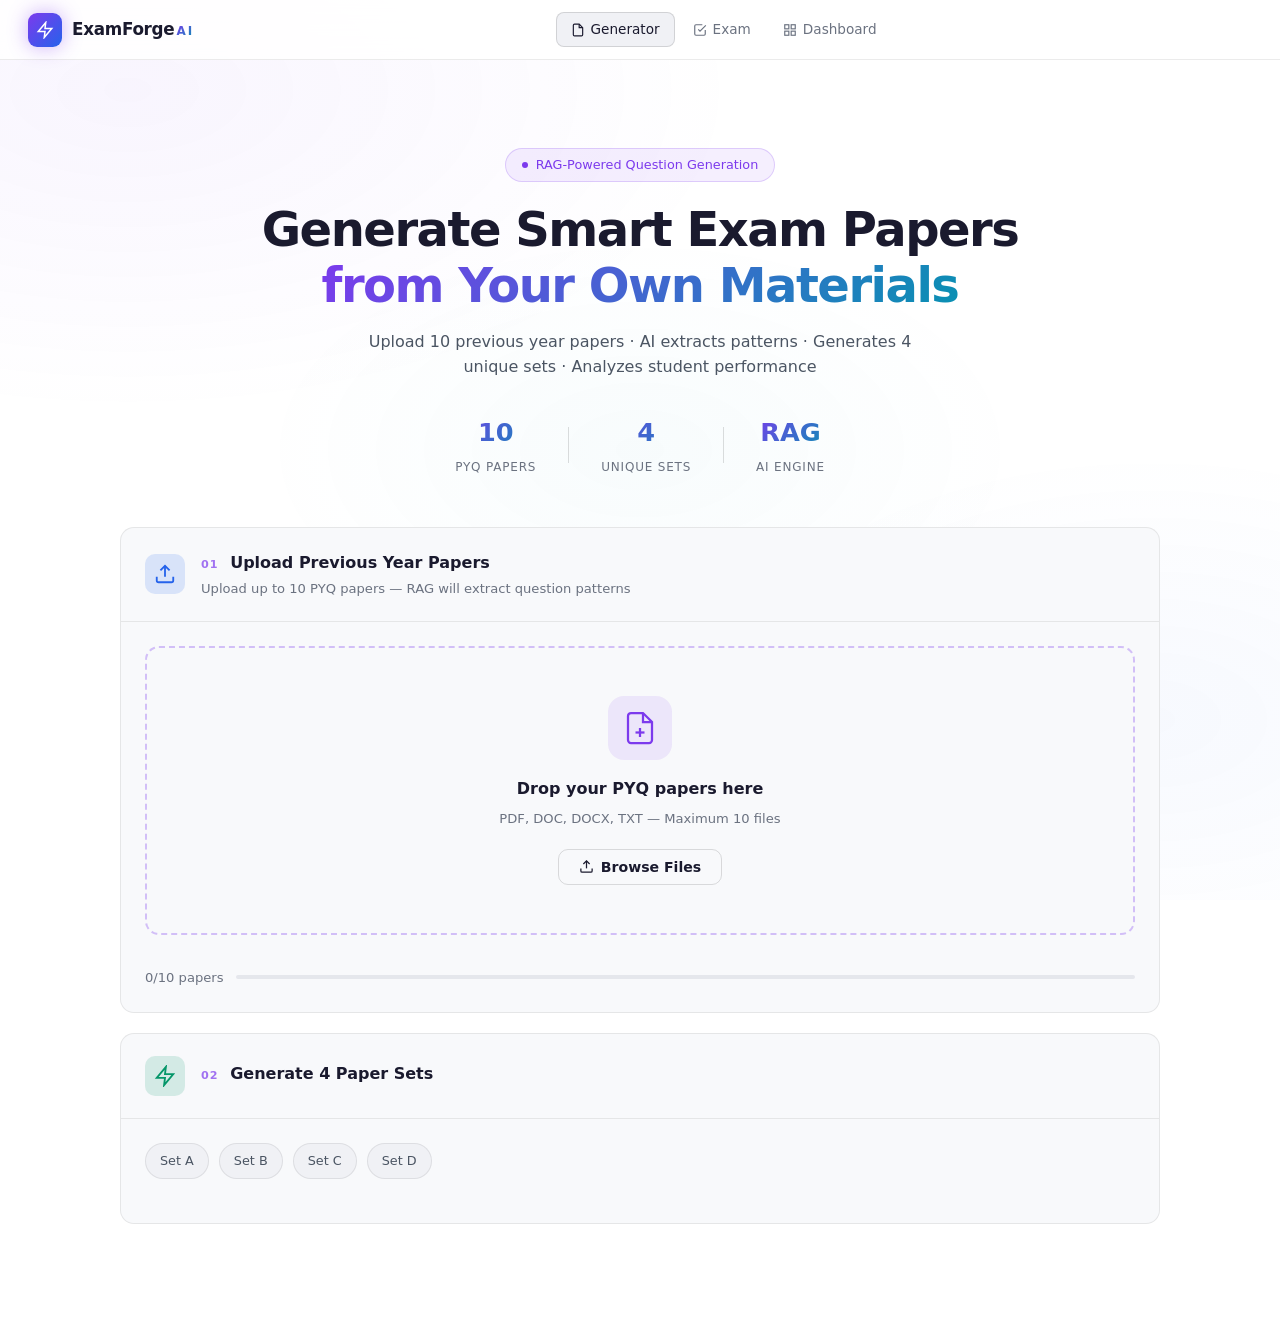
<file: project/frontend/index.html>
<!DOCTYPE html>
<html lang="en">
<head>
  <meta charset="UTF-8"/>
  <meta name="viewport" content="width=device-width, initial-scale=1.0"/>
  <title>ExamForge AI — RAG Question Paper Generator</title>
  <link rel="stylesheet" href="style.css"/>
</head>
<body>
  <div class="bg-mesh"></div>

  <!-- Navbar -->
  <nav class="navbar">
    <div class="nav-brand">
      <div class="brand-icon">
        <svg viewBox="0 0 24 24" fill="none" stroke="currentColor" stroke-width="2"><polygon points="13 2 3 14 12 14 11 22 21 10 12 10 13 2"/></svg>
      </div>
      <span class="brand-name">ExamForge<span class="brand-ai">AI</span></span>
    </div>
    <div class="nav-center">
      <a href="index.html" class="nav-pill active">
        <svg viewBox="0 0 24 24" fill="none" stroke="currentColor" stroke-width="2"><path d="M14 2H6a2 2 0 00-2 2v16a2 2 0 002 2h12a2 2 0 002-2V8z"/><polyline points="14 2 14 8 20 8"/></svg>
        Generator
      </a>
      <a href="exam.html" class="nav-pill">
        <svg viewBox="0 0 24 24" fill="none" stroke="currentColor" stroke-width="2"><path d="M9 11l3 3L22 4"/><path d="M21 12v7a2 2 0 01-2 2H5a2 2 0 01-2-2V5a2 2 0 012-2h11"/></svg>
        Exam
      </a>
      <a href="dashboard.html" class="nav-pill">
        <svg viewBox="0 0 24 24" fill="none" stroke="currentColor" stroke-width="2"><rect x="3" y="3" width="7" height="7"/><rect x="14" y="3" width="7" height="7"/><rect x="14" y="14" width="7" height="7"/><rect x="3" y="14" width="7" height="7"/></svg>
        Dashboard
      </a>
    </div>
    <div class="nav-right"></div>
  </nav>

  <main class="main-wrap">
    <!-- Hero -->
    <section class="hero-section">
      <div class="hero-eyebrow">
        <span class="eyebrow-dot"></span>
        RAG-Powered Question Generation
      </div>
      <h1 class="hero-h1">Generate Smart Exam Papers<br/><span class="hero-gradient">from Your Own Materials</span></h1>
      <p class="hero-p">Upload 10 previous year papers · AI extracts patterns · Generates 4 unique sets · Analyzes student performance</p>
      <div class="hero-stats">
        <div class="hero-stat"><span class="stat-num">10</span><span class="stat-label">PYQ Papers</span></div>
        <div class="hero-stat-div"></div>
        <div class="hero-stat"><span class="stat-num">4</span><span class="stat-label">Unique Sets</span></div>
        <div class="hero-stat-div"></div>
        <div class="hero-stat"><span class="stat-num">RAG</span><span class="stat-label">AI Engine</span></div>
      </div>
    </section>

    <!-- Step 1: Upload -->
    <div class="section-card" id="uploadCard">
      <div class="section-card-header">
        <div class="section-icon blue">
          <svg viewBox="0 0 24 24" fill="none" stroke="currentColor" stroke-width="2"><path d="M21 15v4a2 2 0 01-2 2H5a2 2 0 01-2-2v-4"/><polyline points="17 8 12 3 7 8"/><line x1="12" y1="3" x2="12" y2="15"/></svg>
        </div>
        <div>
          <h2><span class="step-num">01</span> Upload Previous Year Papers</h2>
          <p class="section-sub">Upload up to 10 PYQ papers — RAG will extract question patterns</p>
        </div>
      </div>
      <div class="section-body">
        <div class="drop-zone" id="dropZone">
          <div class="drop-zone-content">
            <div class="drop-icon">
              <svg viewBox="0 0 24 24" fill="none" stroke="currentColor" stroke-width="1.5"><path d="M14 2H6a2 2 0 00-2 2v16a2 2 0 002 2h12a2 2 0 002-2V8z"/><polyline points="14 2 14 8 20 8"/><line x1="12" y1="18" x2="12" y2="12"/><line x1="9" y1="15" x2="15" y2="15"/></svg>
            </div>
            <p class="drop-title">Drop your PYQ papers here</p>
            <p class="drop-sub">PDF, DOC, DOCX, TXT — Maximum 10 files</p>
            <button class="btn-outline" onclick="document.getElementById('fileInput').click()">
              <svg viewBox="0 0 24 24" fill="none" stroke="currentColor" stroke-width="2"><path d="M21 15v4a2 2 0 01-2 2H5a2 2 0 01-2-2v-4"/><polyline points="17 8 12 3 7 8"/><line x1="12" y1="3" x2="12" y2="15"/></svg>
              Browse Files
            </button>
            <input type="file" id="fileInput" multiple accept=".pdf,.doc,.docx,.txt" hidden/>
          </div>
        </div>

        <div class="file-grid" id="fileGrid"></div>

        <div class="upload-footer">
          <div class="upload-progress-wrap">
            <div class="upload-count"><span id="fileCount">0</span>/10 papers</div>
            <div class="upload-bar"><div class="upload-bar-fill" id="uploadBarFill"></div></div>
          </div>
          <button class="btn-primary" id="uploadToRAGBtn" onclick="uploadToRAG()" style="display:none">
            <svg viewBox="0 0 24 24" fill="none" stroke="currentColor" stroke-width="2"><path d="M21 15v4a2 2 0 01-2 2H5a2 2 0 01-2-2v-4"/><polyline points="17 8 12 3 7 8"/><line x1="12" y1="3" x2="12" y2="15"/></svg>
            Send to Backend
          </button>
        </div>
      </div>
    </div>

    <!-- Step 2: Generate -->
    <div class="section-card generate-card" id="generateCard">
      <div class="section-card-header">
        <div class="section-icon green">
          <svg viewBox="0 0 24 24" fill="none" stroke="currentColor" stroke-width="2"><polygon points="13 2 3 14 12 14 11 22 21 10 12 10 13 2"/></svg>
        </div>
        <div>
          <h2><span class="step-num">02</span> Generate 4 Paper Sets</h2>

        </div>
      </div>
      <div class="section-body">
        <div class="generate-info-row">
          <div class="gen-info-chip">Set A</div>
          <div class="gen-info-chip">Set B</div>
          <div class="gen-info-chip">Set C</div>
          <div class="gen-info-chip">Set D</div>
        </div>
        <button class="btn-generate" id="genBtn" onclick="generatePapers()" style="display:none">
          <svg viewBox="0 0 24 24" fill="none" stroke="currentColor" stroke-width="2"><polygon points="13 2 3 14 12 14 11 22 21 10 12 10 13 2"/></svg>
          Generate 4 Sets
        </button>
        <div class="gen-progress" id="genProgress" style="display:none">
          <div class="gen-steps" id="genSteps"></div>
          <div class="gen-bar-wrap"><div class="gen-bar-fill" id="genBarFill"></div></div>
          <p class="gen-bar-label" id="genBarLabel">Initializing RAG pipeline...</p>
        </div>
      </div>
    </div>

    <!-- Output: 4 Sets -->
    <div id="setsOutput" style="display:none">
      <div class="output-header-row">
        <div>
          <h2 class="output-title">📋 Generated Paper Sets</h2>
          
        </div>
        <div class="output-header-actions">
          <button class="btn-outline" onclick="downloadAll()">
            <svg viewBox="0 0 24 24" fill="none" stroke="currentColor" stroke-width="2"><path d="M21 15v4a2 2 0 01-2 2H5a2 2 0 01-2-2v-4"/><polyline points="7 10 12 15 17 10"/><line x1="12" y1="15" x2="12" y2="3"/></svg>
            Download All
          </button>
          <a href="exam.html" class="btn-primary">
            <svg viewBox="0 0 24 24" fill="none" stroke="currentColor" stroke-width="2"><path d="M9 11l3 3L22 4"/></svg>
            Start Exam
          </a>
        </div>
      </div>

      <div class="sets-tab-bar">
        <button class="set-tab active" data-set="0" onclick="showSet(0)">
          <span class="tab-label">Set A</span>
          <span class="tab-count" id="tabCount0">—</span>
        </button>
        <button class="set-tab" data-set="1" onclick="showSet(1)">
          <span class="tab-label">Set B</span>
          <span class="tab-count" id="tabCount1">—</span>
        </button>
        <button class="set-tab" data-set="2" onclick="showSet(2)">
          <span class="tab-label">Set C</span>
          <span class="tab-count" id="tabCount2">—</span>
        </button>
        <button class="set-tab" data-set="3" onclick="showSet(3)">
          <span class="tab-label">Set D</span>
          <span class="tab-count" id="tabCount3">—</span>
        </button>
      </div>

      <div class="paper-preview-card section-card" id="paperPreview"></div>
    </div>
  </main>

  <script src="app.js"></script>
</body>
</html>
</file>
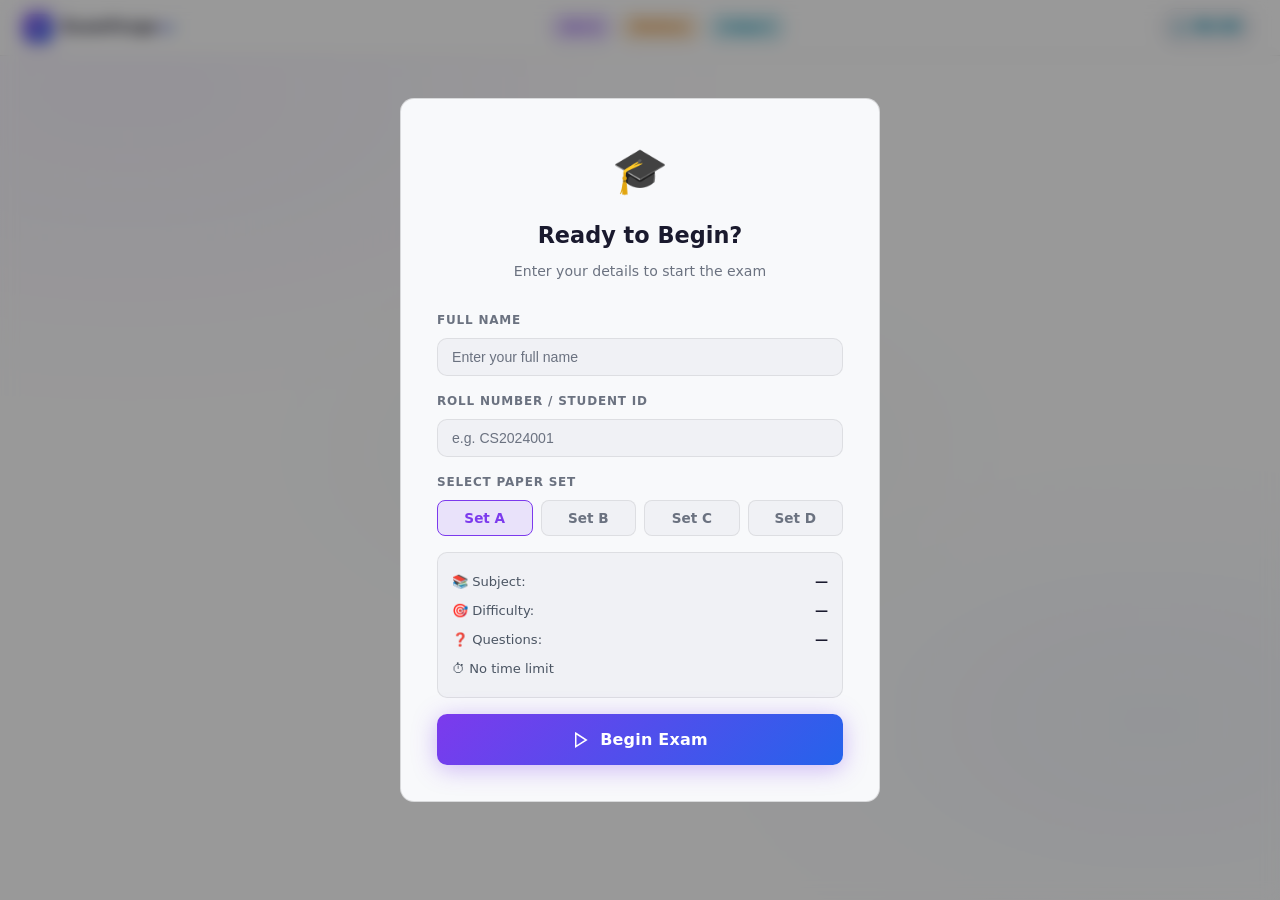
<file: project/frontend/exam.html>
<!DOCTYPE html>
<html lang="en">
<head>
  <meta charset="UTF-8"/>
  <meta name="viewport" content="width=device-width, initial-scale=1.0"/>
  <title>Exam — ExamForge AI</title>
  <link rel="stylesheet" href="style.css"/>
</head>
<body class="exam-body">
  <div class="bg-mesh"></div>

  <!-- Exam Topbar -->
  <div class="exam-topbar" id="examTopbar">
    <div class="exam-topbar-left">
      <div class="brand-icon small">
        <svg viewBox="0 0 24 24" fill="none" stroke="currentColor" stroke-width="2"><polygon points="13 2 3 14 12 14 11 22 21 10 12 10 13 2"/></svg>
      </div>
      <span class="exam-title-text">ExamForge<span class="brand-ai">AI</span></span>
    </div>
    <div class="exam-topbar-center">
      <span class="exam-badge set-badge" id="topbarSet">Set A</span>
      <span class="exam-badge diff-badge" id="topbarDiff">Medium</span>
      <span class="exam-badge subject-badge" id="topbarSubject">Subject</span>
    </div>
    <div class="exam-topbar-right">
      <div class="timer-block">
        <svg viewBox="0 0 24 24" fill="none" stroke="currentColor" stroke-width="2"><circle cx="12" cy="12" r="10"/><polyline points="12 6 12 12 16 14"/></svg>
        <span id="timerDisplay" class="timer-text">00:00</span>
      </div>
    </div>
  </div>

  <!-- Student Entry Modal -->
  <div class="overlay" id="entryOverlay">
    <div class="entry-modal">
      <div class="entry-modal-top">
        <div class="entry-icon">🎓</div>
        <h2>Ready to Begin?</h2>
        <p>Enter your details to start the exam</p>
      </div>
      <div class="entry-form">
        <div class="form-row">
          <label class="input-label">Full Name</label>
          <input type="text" id="studentName" class="text-input" placeholder="Enter your full name"/>
        </div>
        <div class="form-row">
          <label class="input-label">Roll Number / Student ID</label>
          <input type="text" id="studentRoll" class="text-input" placeholder="e.g. CS2024001"/>
        </div>
        <div class="form-row">
          <label class="input-label">Select Paper Set</label>
          <div class="set-selector">
            <button class="set-sel-btn active" data-set="0" onclick="pickSet(0)">Set A</button>
            <button class="set-sel-btn" data-set="1" onclick="pickSet(1)">Set B</button>
            <button class="set-sel-btn" data-set="2" onclick="pickSet(2)">Set C</button>
            <button class="set-sel-btn" data-set="3" onclick="pickSet(3)">Set D</button>
          </div>
        </div>
        <div class="exam-info-box" id="examInfoBox">
          <div class="info-row"><span>📚 Subject:</span><span id="infoSubject">—</span></div>
          <div class="info-row"><span>🎯 Difficulty:</span><span id="infoDiff">—</span></div>
          <div class="info-row"><span>❓ Questions:</span><span id="infoQCount">—</span></div>
          <div class="info-row"><span>⏱ No time limit</span><span></span></div>
        </div>
        <button class="btn-generate" onclick="beginExam()">
          <svg viewBox="0 0 24 24" fill="none" stroke="currentColor" stroke-width="2"><polygon points="5 3 19 12 5 21 5 3"/></svg>
          Begin Exam
        </button>
      </div>
    </div>
  </div>

  <!-- Main Exam Layout -->
  <div class="exam-layout" id="examLayout" style="display:none">

    <!-- Left: Question Navigator -->
    <aside class="exam-sidebar">
      <div class="sidebar-student-info" id="sidebarStudentInfo"></div>
      <div class="sidebar-section-title">Question Navigator</div>
      <div class="q-grid" id="qGrid"></div>
      <div class="q-legend">
        <div class="legend-row"><span class="legend-box answered"></span>Answered</div>
        <div class="legend-row"><span class="legend-box skipped"></span>Skipped</div>
        <div class="legend-row"><span class="legend-box current"></span>Current</div>
        <div class="legend-row"><span class="legend-box unanswered"></span>Not visited</div>
      </div>
      <div class="sidebar-progress">
        <div class="sidebar-prog-label">
          <span id="answeredCount">0</span> / <span id="totalCount">0</span> answered
        </div>
        <div class="sidebar-prog-bar"><div class="sidebar-prog-fill" id="sidebarProgFill"></div></div>
      </div>
      <button class="btn-submit-exam" onclick="confirmSubmit()">
        <svg viewBox="0 0 24 24" fill="none" stroke="currentColor" stroke-width="2"><path d="M9 11l3 3L22 4"/><path d="M21 12v7a2 2 0 01-2 2H5a2 2 0 01-2-2V5a2 2 0 012-2h11"/></svg>
        Submit Paper
      </button>
    </aside>

    <!-- Right: Question Area -->
    <div class="exam-content">
      <div class="exam-top-bar">
        <div class="exam-top-prog">
          <div class="exam-top-prog-fill" id="examTopProgFill"></div>
        </div>
      </div>

      <div class="question-panel" id="questionPanel">
        <div class="q-meta-row">
          <span class="q-num-badge" id="qNumBadge">Q 1</span>
          <span class="q-type-chip" id="qTypeChip">MCQ</span>
          <span class="q-topic-chip" id="qTopicChip">Topic</span>
          <span class="q-marks-chip" id="qMarksChip">1 mark</span>
        </div>
        <div class="q-body" id="qBody"></div>
        <div class="q-answer-area" id="qAnswerArea"></div>
      </div>

      <div class="exam-nav-row">
        <button class="btn-outline exam-nav-btn" id="prevBtn" onclick="navigate(-1)">
          <svg viewBox="0 0 24 24" fill="none" stroke="currentColor" stroke-width="2"><polyline points="15 18 9 12 15 6"/></svg>
          Previous
        </button>
        <div class="exam-nav-center">
          <button class="btn-skip" onclick="skipQuestion()">Skip</button>
          <span class="q-position" id="qPosition">1 of 15</span>
        </div>
        <button class="btn-primary exam-nav-btn" id="nextBtn" onclick="navigate(1)">
          Next
          <svg viewBox="0 0 24 24" fill="none" stroke="currentColor" stroke-width="2"><polyline points="9 18 15 12 9 6"/></svg>
        </button>
      </div>
    </div>
  </div>

  <!-- Submit Confirm Modal -->
  <div class="overlay" id="submitOverlay" style="display:none">
    <div class="entry-modal">
      <div class="entry-icon">📤</div>
      <h2>Submit Paper?</h2>
      <div class="submit-summary" id="submitSummary"></div>
      <div class="submit-modal-btns">
        <button class="btn-outline" onclick="closeSubmitModal()">Review Answers</button>
        <button class="btn-generate" onclick="submitPaper()">
          <svg viewBox="0 0 24 24" fill="none" stroke="currentColor" stroke-width="2"><path d="M9 11l3 3L22 4"/></svg>
          Confirm Submit
        </button>
      </div>
    </div>
  </div>

  <!-- Analyzing Modal -->
  <div class="overlay" id="analyzingOverlay" style="display:none">
    <div class="entry-modal">
      <div class="analyzing-animation">
        <div class="analyze-ring"></div>
        <div class="analyze-icon">🤖</div>
      </div>
      <h2>AI Analyzing Your Answers</h2>
      <p style="color:var(--muted);font-size:0.88rem;margin-bottom:20px">RAG model is evaluating your responses...</p>
      <div class="gen-bar-wrap" style="margin-bottom:8px"><div class="gen-bar-fill" id="analyzeBarFill" style="width:0%"></div></div>
      <p class="gen-bar-label" id="analyzeLabel">Processing answers...</p>
    </div>
  </div>

  <script src="app.js"></script>
  <script src="exam.js"></script>
</body>
</html>
</file>
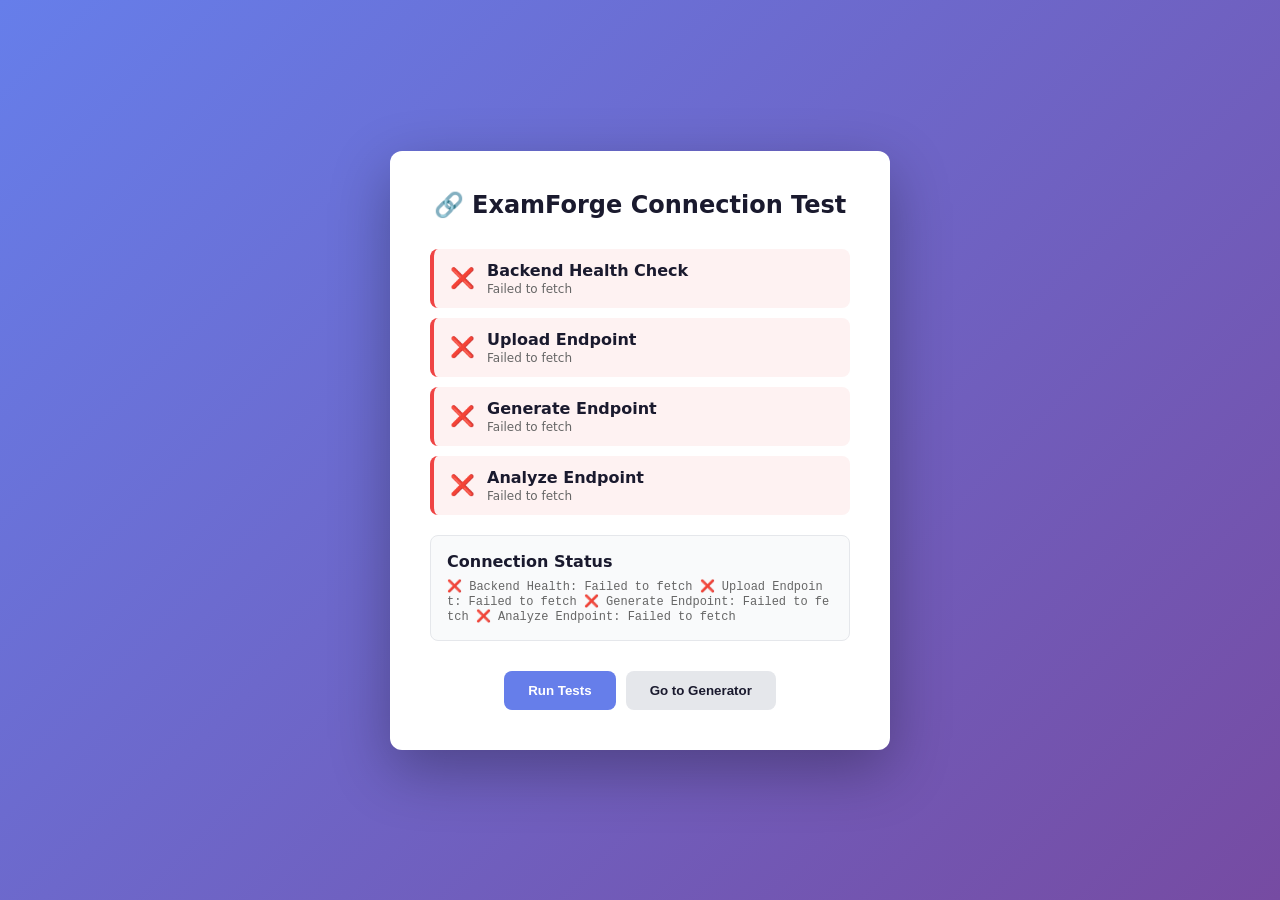
<file: project/frontend/test-connection.html>
<!DOCTYPE html>
<html lang="en">
<head>
  <meta charset="UTF-8"/>
  <meta name="viewport" content="width=device-width, initial-scale=1.0"/>
  <title>ExamForge AI — Connection Test</title>
  <style>
    * { margin: 0; padding: 0; box-sizing: border-box; }
    body { 
      font-family: 'Segoe UI', system-ui, sans-serif; 
      background: linear-gradient(135deg, #667eea 0%, #764ba2 100%);
      min-height: 100vh;
      display: flex;
      align-items: center;
      justify-content: center;
      padding: 20px;
    }
    .container {
      background: white;
      border-radius: 12px;
      box-shadow: 0 20px 60px rgba(0,0,0,0.3);
      max-width: 500px;
      width: 100%;
      padding: 40px;
    }
    h1 { color: #1a1a2e; margin-bottom: 30px; text-align: center; font-size: 24px; }
    .test-group { margin-bottom: 20px; }
    .test-item { 
      display: flex; 
      align-items: center; 
      padding: 12px 16px; 
      background: #f5f5f5; 
      border-radius: 8px;
      margin-bottom: 10px;
      border-left: 4px solid #ddd;
    }
    .test-item.loading { border-left-color: #ffa500; }
    .test-item.success { border-left-color: #22c55e; background: #f0fdf4; }
    .test-item.error { border-left-color: #ef4444; background: #fef2f2; }
    .test-icon { 
      font-size: 20px; 
      margin-right: 12px; 
      min-width: 20px;
      text-align: center;
    }
    .test-content { flex: 1; }
    .test-label { font-weight: 600; color: #1a1a2e; }
    .test-desc { font-size: 12px; color: #666; margin-top: 2px; }
    .test-status { font-size: 12px; font-weight: 600; }
    .button-group { 
      display: flex; 
      gap: 10px; 
      margin-top: 30px;
      justify-content: center;
    }
    button { 
      padding: 12px 24px; 
      border: none; 
      border-radius: 8px; 
      font-weight: 600;
      cursor: pointer;
      transition: all 0.3s;
    }
    .btn-primary { 
      background: #667eea; 
      color: white;
    }
    .btn-primary:hover { 
      background: #5568d3;
      transform: translateY(-2px);
      box-shadow: 0 10px 20px rgba(102,126,234,0.3);
    }
    .btn-secondary {
      background: #e5e7eb;
      color: #1a1a2e;
    }
    .btn-secondary:hover {
      background: #d1d5db;
    }
    .result-box {
      margin-top: 20px;
      padding: 16px;
      background: #f9fafb;
      border-radius: 8px;
      border: 1px solid #e5e7eb;
      display: none;
    }
    .result-box.show { display: block; }
    .result-title { font-weight: 600; color: #1a1a2e; margin-bottom: 8px; }
    .result-text { font-size: 12px; color: #666; font-family: 'Courier New', monospace; word-break: break-all; }
    .spinner {
      display: inline-block;
      width: 12px;
      height: 12px;
      border: 2px solid #ffa500;
      border-radius: 50%;
      border-top-color: transparent;
      animation: spin 0.8s linear infinite;
    }
    @keyframes spin {
      to { transform: rotate(360deg); }
    }
  </style>
</head>
<body>
  <div class="container">
    <h1>🔗 ExamForge Connection Test</h1>
    
    <div class="test-group">
      <div class="test-item" id="backendTest">
        <span class="test-icon">⏳</span>
        <div class="test-content">
          <div class="test-label">Backend Health Check</div>
          <div class="test-desc">Testing connection to http://localhost:8000</div>
        </div>
      </div>
      
      <div class="test-item" id="uploadTest">
        <span class="test-icon">⏳</span>
        <div class="test-content">
          <div class="test-label">Upload Endpoint</div>
          <div class="test-desc">Verifying /upload endpoint is accessible</div>
        </div>
      </div>
      
      <div class="test-item" id="generateTest">
        <span class="test-icon">⏳</span>
        <div class="test-content">
          <div class="test-label">Generate Endpoint</div>
          <div class="test-desc">Verifying /generate endpoint is accessible</div>
        </div>
      </div>
      
      <div class="test-item" id="analyzeTest">
        <span class="test-icon">⏳</span>
        <div class="test-content">
          <div class="test-label">Analyze Endpoint</div>
          <div class="test-desc">Verifying /analyze endpoint is accessible</div>
        </div>
      </div>
    </div>

    <div class="result-box" id="resultBox">
      <div class="result-title">Connection Status</div>
      <div class="result-text" id="resultText"></div>
    </div>

    <div class="button-group">
      <button class="btn-primary" onclick="runTests()">Run Tests</button>
      <button class="btn-secondary" onclick="window.location.href='index.html'">Go to Generator</button>
    </div>
  </div>

  <script>
    function updateTest(id, status, icon, desc) {
      const el = document.getElementById(id);
      el.classList.remove('loading', 'success', 'error');
      el.classList.add(status);
      el.querySelector('.test-icon').textContent = icon;
      if (desc) el.querySelector('.test-desc').textContent = desc;
    }

    async function runTests() {
      document.getElementById('resultBox').classList.remove('show');
      updateTest('backendTest', 'loading', '⏳', 'Testing...');
      updateTest('uploadTest', 'loading', '⏳', 'Testing...');
      updateTest('generateTest', 'loading', '⏳', 'Testing...');
      updateTest('analyzeTest', 'loading', '⏳', 'Testing...');

      const baseURL = 'http://localhost:8000';
      let results = [];

      try {
        const healthRes = await fetch(`${baseURL}/health`, { mode: 'cors' });
        if (healthRes.ok) {
          const data = await healthRes.json();
          updateTest('backendTest', 'success', '✅', `Connected (${data.chunks_indexed} chunks indexed)`);
          results.push(`✅ Backend Health: OK - ${JSON.stringify(data)}`);
        } else {
          updateTest('backendTest', 'error', '❌', `HTTP ${healthRes.status}`);
          results.push(`❌ Backend Health: HTTP ${healthRes.status}`);
        }
      } catch (e) {
        updateTest('backendTest', 'error', '❌', e.message);
        results.push(`❌ Backend Health: ${e.message}`);
      }

      try {
        const uploadRes = await fetch(`${baseURL}/upload`, { 
          method: 'OPTIONS',
          mode: 'cors'
        });
        updateTest('uploadTest', 'success', '✅', 'Endpoint ready');
        results.push(`✅ Upload Endpoint: OK (CORS enabled)`);
      } catch (e) {
        updateTest('uploadTest', 'error', '❌', e.message);
        results.push(`❌ Upload Endpoint: ${e.message}`);
      }

      try {
        const generateRes = await fetch(`${baseURL}/generate`, {
          method: 'OPTIONS',
          mode: 'cors'
        });
        updateTest('generateTest', 'success', '✅', 'Endpoint ready');
        results.push(`✅ Generate Endpoint: OK (CORS enabled)`);
      } catch (e) {
        updateTest('generateTest', 'error', '❌', e.message);
        results.push(`❌ Generate Endpoint: ${e.message}`);
      }

      try {
        const analyzeRes = await fetch(`${baseURL}/analyze`, {
          method: 'OPTIONS',
          mode: 'cors'
        });
        updateTest('analyzeTest', 'success', '✅', 'Endpoint ready');
        results.push(`✅ Analyze Endpoint: OK (CORS enabled)`);
      } catch (e) {
        updateTest('analyzeTest', 'error', '❌', e.message);
        results.push(`❌ Analyze Endpoint: ${e.message}`);
      }

      document.getElementById('resultBox').classList.add('show');
      document.getElementById('resultText').textContent = results.join('\n');
    }

    // Auto-run tests on load
    window.addEventListener('load', runTests);
  </script>
</body>
</html>
</file>
<file: project/frontend/style.css>
/* ── Reset & Variables ─────────────────────────────────────────────────────── */
*, *::before, *::after { box-sizing: border-box; margin: 0; padding: 0; }
:root {
  --bg: #ffffff; --s1: #f8f9fb; --s2: #f0f1f5; --s3: #e5e7ec;
  --border: rgba(0,0,0,0.08); --border2: rgba(0,0,0,0.13);
  --text: #1a1a2e; --muted: #6b7280; --muted2: #4b5563;
  --purple: #7c3aed; --purple-l: #7c3aed; --purple-d: #5b21b6;
  --blue: #2563eb; --blue-l: #2563eb; --cyan: #0891b2; --cyan-l: #0891b2;
  --green: #059669; --green-l: #059669; --yellow: #d97706; --yellow-l: #d97706;
  --red: #dc2626; --red-l: #dc2626; --orange: #ea580c; --orange-l: #ea580c;
  --r: 14px; --rs: 10px; --rx: 20px;
  --shadow: 0 4px 24px rgba(0,0,0,0.08);
  --shadow-lg: 0 8px 48px rgba(0,0,0,0.12);
}
html { scroll-behavior: smooth; }
body { background: var(--bg); color: var(--text); font-family: 'Segoe UI', system-ui, -apple-system, sans-serif; min-height: 100vh; line-height: 1.6; }
a { text-decoration: none; color: inherit; }
button { font-family: inherit; }

/* ── Background ────────────────────────────────────────────────────────────── */
.bg-mesh {
  position: fixed; inset: 0; z-index: 0; pointer-events: none;
  background:
    radial-gradient(ellipse 80% 60% at 10% 10%, rgba(124,58,237,0.05) 0%, transparent 60%),
    radial-gradient(ellipse 60% 50% at 90% 80%, rgba(37,99,235,0.04) 0%, transparent 60%),
    radial-gradient(ellipse 50% 40% at 50% 50%, rgba(8,145,178,0.03) 0%, transparent 60%);
}

/* ── Navbar ────────────────────────────────────────────────────────────────── */
.navbar {
  position: sticky; top: 0; z-index: 100;
  display: flex; align-items: center; justify-content: space-between;
  padding: 0 28px; height: 60px;
  background: rgba(255,255,255,0.85); backdrop-filter: blur(20px);
  border-bottom: 1px solid var(--border);
}
.nav-brand { display: flex; align-items: center; gap: 10px; }
.brand-icon {
  width: 34px; height: 34px; border-radius: 9px;
  background: linear-gradient(135deg, var(--purple), var(--blue));
  display: flex; align-items: center; justify-content: center; padding: 8px;
  box-shadow: 0 0 20px rgba(124,58,237,0.4);
}
.brand-icon svg { width: 100%; height: 100%; color: white; }
.brand-icon.small { width: 28px; height: 28px; border-radius: 7px; padding: 6px; }
.brand-name { font-size: 1.05rem; font-weight: 800; letter-spacing: -0.3px; }
.brand-ai {
  background: linear-gradient(135deg, var(--purple-l), var(--cyan-l));
  -webkit-background-clip: text; -webkit-text-fill-color: transparent; background-clip: text;
  font-size: 0.75rem; font-weight: 900; letter-spacing: 2px; margin-left: 2px;
}
.nav-center { display: flex; gap: 4px; }
.nav-pill {
  display: flex; align-items: center; gap: 6px;
  padding: 6px 14px; border-radius: 8px;
  color: var(--muted); font-size: 0.85rem; font-weight: 500;
  transition: all 0.2s;
}
.nav-pill svg { width: 14px; height: 14px; }
.nav-pill:hover { color: var(--text); background: var(--s2); }
.nav-pill.active { color: var(--text); background: var(--s2); border: 1px solid var(--border2); }
.nav-right { display: flex; align-items: center; gap: 10px; }
.rag-status { display: flex; align-items: center; gap: 7px; padding: 5px 12px; background: var(--s2); border: 1px solid var(--border); border-radius: 20px; font-size: 0.78rem; }
.status-dot { width: 7px; height: 7px; border-radius: 50%; }
.status-dot.connected { background: var(--green-l); box-shadow: 0 0 8px var(--green-l); animation: pulse 2s infinite; }
.status-dot.disconnected { background: var(--muted); }
.status-dot.connecting { background: var(--yellow-l); animation: pulse 1s infinite; }
@keyframes pulse { 0%,100%{opacity:1} 50%{opacity:0.4} }

/* ── Main Layout ───────────────────────────────────────────────────────────── */
.main-wrap { position: relative; z-index: 1; max-width: 1080px; margin: 0 auto; padding: 32px 20px 80px; }

/* ── Hero ──────────────────────────────────────────────────────────────────── */
.hero-section { text-align: center; padding: 56px 0 48px; }
.hero-eyebrow { display: inline-flex; align-items: center; gap: 8px; padding: 6px 16px; background: rgba(124,58,237,0.08); border: 1px solid rgba(124,58,237,0.2); border-radius: 20px; font-size: 0.8rem; color: var(--purple-l); margin-bottom: 20px; }
.eyebrow-dot { width: 6px; height: 6px; border-radius: 50%; background: var(--purple-l); animation: pulse 2s infinite; }
.hero-h1 { font-size: clamp(2rem, 5vw, 3rem); font-weight: 800; letter-spacing: -1.5px; line-height: 1.15; margin-bottom: 16px; }
.hero-gradient { background: linear-gradient(135deg, var(--purple-l), var(--cyan-l)); -webkit-background-clip: text; -webkit-text-fill-color: transparent; background-clip: text; }
.hero-p { color: var(--muted2); font-size: 1rem; max-width: 560px; margin: 0 auto 32px; }
.hero-stats { display: flex; align-items: center; justify-content: center; gap: 0; }
.hero-stat { padding: 0 32px; text-align: center; }
.hero-stat-div { width: 1px; height: 36px; background: var(--border2); }
.stat-num { display: block; font-size: 1.6rem; font-weight: 800; background: linear-gradient(135deg, var(--purple-l), var(--cyan-l)); -webkit-background-clip: text; -webkit-text-fill-color: transparent; background-clip: text; }
.stat-label { font-size: 0.75rem; color: var(--muted); text-transform: uppercase; letter-spacing: 0.8px; }

/* ── Section Cards ─────────────────────────────────────────────────────────── */
.section-card { background: var(--s1); border: 1px solid var(--border); border-radius: var(--r); margin-bottom: 20px; overflow: hidden; }
.section-card-header { display: flex; align-items: center; gap: 16px; padding: 22px 24px; border-bottom: 1px solid var(--border); }
.section-card-header h2 { font-size: 1rem; font-weight: 700; margin-bottom: 3px; }
.section-sub { color: var(--muted); font-size: 0.82rem; }
.section-body { padding: 24px; }
.section-icon { width: 40px; height: 40px; border-radius: 10px; display: flex; align-items: center; justify-content: center; padding: 9px; flex-shrink: 0; }
.section-icon svg { width: 100%; height: 100%; }
.section-icon.purple { background: rgba(124,58,237,0.15); color: var(--purple-l); }
.section-icon.blue { background: rgba(37,99,235,0.15); color: var(--blue-l); }
.section-icon.cyan { background: rgba(8,145,178,0.15); color: var(--cyan-l); }
.section-icon.green { background: rgba(5,150,105,0.15); color: var(--green-l); }
.section-icon.orange { background: rgba(234,88,12,0.15); color: var(--orange-l); }
.step-num { font-size: 0.7rem; font-weight: 800; color: var(--purple-l); letter-spacing: 1px; margin-right: 6px; opacity: 0.7; }
.collapse-btn { margin-left: auto; background: none; border: none; color: var(--muted); cursor: pointer; padding: 4px; border-radius: 6px; transition: all 0.2s; }
.collapse-btn:hover { color: var(--text); background: var(--s2); }
.collapse-btn svg { width: 18px; height: 18px; }

/* ── RAG Config ────────────────────────────────────────────────────────────── */
.rag-config-grid { display: grid; grid-template-columns: 1fr 1fr; gap: 16px; margin-bottom: 20px; }
@media(max-width:640px) { .rag-config-grid { grid-template-columns: 1fr; } }
.input-group { display: flex; flex-direction: column; gap: 8px; }
.input-label { font-size: 0.75rem; font-weight: 700; text-transform: uppercase; letter-spacing: 0.8px; color: var(--muted); }
.input-with-icon { position: relative; }
.input-with-icon svg { position: absolute; left: 12px; top: 50%; transform: translateY(-50%); width: 15px; height: 15px; color: var(--muted); pointer-events: none; }
.input-with-icon .text-input { padding-left: 38px; }
.text-input { width: 100%; background: var(--s2); border: 1px solid var(--border); border-radius: var(--rs); padding: 10px 14px; color: var(--text); font-size: 0.88rem; outline: none; transition: border-color 0.2s, box-shadow 0.2s; }
.text-input:focus { border-color: rgba(124,58,237,0.5); box-shadow: 0 0 0 3px rgba(124,58,237,0.1); }
.text-input::placeholder { color: var(--muted); }
.rag-endpoints-info { background: var(--s2); border: 1px solid var(--border); border-radius: var(--rs); padding: 16px; margin-bottom: 16px; }
.endpoints-title { font-size: 0.78rem; color: var(--muted); margin-bottom: 12px; font-weight: 600; }
.endpoint-list { display: flex; flex-direction: column; gap: 8px; }
.endpoint-item { display: flex; align-items: center; gap: 10px; font-size: 0.82rem; }
.method { padding: 2px 8px; border-radius: 4px; font-size: 0.7rem; font-weight: 800; letter-spacing: 0.5px; }
.method.post { background: rgba(124,58,237,0.2); color: var(--purple-l); }
.method.get { background: rgba(5,150,105,0.2); color: var(--green-l); }
.endpoint-item code { color: var(--cyan-l); font-family: 'Consolas', monospace; font-size: 0.82rem; }
.ep-desc { color: var(--muted); font-size: 0.78rem; }
.rag-actions { display: flex; gap: 10px; flex-wrap: wrap; }
.connection-result { margin-top: 14px; padding: 12px 16px; border-radius: var(--rs); font-size: 0.85rem; }
.connection-result.success { background: rgba(5,150,105,0.1); border: 1px solid rgba(5,150,105,0.3); color: var(--green-l); }
.connection-result.error { background: rgba(220,38,38,0.1); border: 1px solid rgba(220,38,38,0.3); color: var(--red-l); }

/* ── Buttons ───────────────────────────────────────────────────────────────── */
.btn-primary {
  display: inline-flex; align-items: center; gap: 7px;
  padding: 9px 20px; background: linear-gradient(135deg, var(--purple), var(--blue));
  border: none; border-radius: var(--rs); color: white;
  font-size: 0.88rem; font-weight: 600; cursor: pointer;
  transition: all 0.2s; box-shadow: 0 2px 12px rgba(124,58,237,0.3);
}
.btn-primary svg { width: 15px; height: 15px; }
.btn-primary:hover { transform: translateY(-1px); box-shadow: 0 4px 20px rgba(124,58,237,0.5); }
.btn-primary.small { padding: 7px 14px; font-size: 0.8rem; }
.btn-secondary {
  display: inline-flex; align-items: center; gap: 7px;
  padding: 9px 20px; background: var(--s2); border: 1px solid var(--border2);
  border-radius: var(--rs); color: var(--text);
  font-size: 0.88rem; font-weight: 600; cursor: pointer; transition: all 0.2s;
}
.btn-secondary svg { width: 15px; height: 15px; }
.btn-secondary:hover { border-color: rgba(124,58,237,0.4); background: rgba(124,58,237,0.08); }
.btn-outline {
  display: inline-flex; align-items: center; gap: 7px;
  padding: 9px 20px; background: transparent; border: 1px solid var(--border2);
  border-radius: var(--rs); color: var(--text);
  font-size: 0.88rem; font-weight: 600; cursor: pointer; transition: all 0.2s;
}
.btn-outline svg { width: 15px; height: 15px; }
.btn-outline:hover { border-color: rgba(124,58,237,0.4); background: rgba(124,58,237,0.06); }
.btn-outline.small { padding: 7px 14px; font-size: 0.8rem; }
.btn-generate {
  width: 100%; padding: 16px; display: flex; align-items: center; justify-content: center; gap: 10px;
  background: linear-gradient(135deg, var(--purple), var(--blue));
  border: none; border-radius: var(--rs); color: white;
  font-size: 1rem; font-weight: 700; cursor: pointer;
  transition: all 0.2s; box-shadow: 0 4px 24px rgba(124,58,237,0.35);
  letter-spacing: 0.2px;
}
.btn-generate svg { width: 18px; height: 18px; }
.btn-generate:hover { transform: translateY(-2px); box-shadow: 0 8px 32px rgba(124,58,237,0.55); }
.btn-generate:disabled { opacity: 0.5; cursor: not-allowed; transform: none; }

/* ── Upload / Drop Zone ────────────────────────────────────────────────────── */
.drop-zone { border: 2px dashed rgba(124,58,237,0.3); border-radius: var(--r); transition: all 0.2s; }
.drop-zone.drag-over { border-color: var(--purple-l); background: rgba(124,58,237,0.06); }
.drop-zone-content { padding: 48px 24px; text-align: center; }
.drop-icon { width: 64px; height: 64px; margin: 0 auto 16px; background: rgba(124,58,237,0.1); border-radius: 16px; display: flex; align-items: center; justify-content: center; padding: 14px; }
.drop-icon svg { width: 100%; height: 100%; color: var(--purple-l); }
.drop-title { font-size: 1rem; font-weight: 600; margin-bottom: 6px; }
.drop-sub { color: var(--muted); font-size: 0.82rem; margin-bottom: 20px; }
.file-grid { display: grid; grid-template-columns: repeat(auto-fill, minmax(280px, 1fr)); gap: 10px; margin-top: 16px; }
.file-card { display: flex; align-items: center; gap: 12px; background: var(--s2); border: 1px solid var(--border); border-radius: var(--rs); padding: 12px 14px; animation: slideIn 0.25s ease; }
@keyframes slideIn { from{opacity:0;transform:translateY(-8px)} to{opacity:1;transform:translateY(0)} }
.file-card.uploaded { border-color: rgba(5,150,105,0.3); }
.file-card-icon { width: 36px; height: 36px; border-radius: 8px; background: rgba(124,58,237,0.12); display: flex; align-items: center; justify-content: center; font-size: 1.1rem; flex-shrink: 0; }
.file-card-info { flex: 1; min-width: 0; }
.file-card-name { font-size: 0.85rem; font-weight: 500; white-space: nowrap; overflow: hidden; text-overflow: ellipsis; }
.file-card-size { font-size: 0.72rem; color: var(--muted); margin-top: 2px; }
.file-card-status { font-size: 0.75rem; color: var(--green-l); margin-top: 2px; display: none; }
.file-card.uploaded .file-card-status { display: block; }
.file-card-remove { background: none; border: none; color: var(--muted); cursor: pointer; padding: 4px; border-radius: 5px; transition: color 0.2s; flex-shrink: 0; }
.file-card-remove:hover { color: var(--red-l); }
.file-card-remove svg { width: 14px; height: 14px; }
.upload-footer { display: flex; align-items: center; justify-content: space-between; margin-top: 16px; gap: 16px; flex-wrap: wrap; }
.upload-progress-wrap { display: flex; align-items: center; gap: 12px; flex: 1; }
.upload-count { font-size: 0.82rem; color: var(--muted); white-space: nowrap; }
.upload-bar { flex: 1; height: 4px; background: var(--s3); border-radius: 2px; overflow: hidden; }
.upload-bar-fill { height: 100%; background: linear-gradient(90deg, var(--purple), var(--cyan-l)); border-radius: 2px; transition: width 0.4s ease; width: 0%; }

/* ── Config ────────────────────────────────────────────────────────────────── */
.config-layout { display: grid; grid-template-columns: 1fr 1fr; gap: 24px; }
@media(max-width:640px) { .config-layout { grid-template-columns: 1fr; } }
.config-group { }
.config-group.full { grid-column: 1 / -1; }
.config-label { display: block; font-size: 0.75rem; font-weight: 700; text-transform: uppercase; letter-spacing: 0.8px; color: var(--muted); margin-bottom: 12px; }
.diff-cards { display: flex; gap: 10px; }
.diff-card { flex: 1; display: flex; flex-direction: column; align-items: center; gap: 4px; padding: 14px 10px; background: var(--s2); border: 2px solid var(--border); border-radius: var(--rs); cursor: pointer; transition: all 0.2s; color: var(--text); }
.diff-card:hover { transform: translateY(-2px); }
.diff-emoji { font-size: 1.4rem; }
.diff-name { font-size: 0.85rem; font-weight: 700; }
.diff-desc { font-size: 0.7rem; color: var(--muted); }
.diff-card.active.easy { border-color: var(--green-l); background: rgba(5,150,105,0.1); box-shadow: 0 0 20px rgba(52,211,153,0.15); }
.diff-card.active.medium { border-color: var(--yellow-l); background: rgba(217,119,6,0.1); box-shadow: 0 0 20px rgba(251,191,36,0.15); }
.diff-card.active.hard { border-color: var(--red-l); background: rgba(220,38,38,0.1); box-shadow: 0 0 20px rgba(248,113,113,0.15); }
.slider-wrap { }
.slider-display { display: flex; align-items: baseline; gap: 8px; margin-bottom: 12px; }
.slider-big-num { font-size: 2.8rem; font-weight: 800; line-height: 1; background: linear-gradient(135deg, var(--purple-l), var(--cyan-l)); -webkit-background-clip: text; -webkit-text-fill-color: transparent; background-clip: text; }
.slider-unit { font-size: 0.88rem; color: var(--muted); }
.range-slider { width: 100%; -webkit-appearance: none; height: 5px; border-radius: 3px; background: var(--s3); outline: none; cursor: pointer; }
.range-slider::-webkit-slider-thumb { -webkit-appearance: none; width: 20px; height: 20px; border-radius: 50%; background: linear-gradient(135deg, var(--purple), var(--blue)); cursor: pointer; box-shadow: 0 0 10px rgba(124,58,237,0.5); transition: transform 0.15s; }
.range-slider::-webkit-slider-thumb:hover { transform: scale(1.2); }
.range-slider::-moz-range-thumb { width: 20px; height: 20px; border-radius: 50%; background: linear-gradient(135deg, var(--purple), var(--blue)); cursor: pointer; border: none; }
.slider-ticks { display: flex; justify-content: space-between; margin-top: 6px; font-size: 0.7rem; color: var(--muted); }
.type-toggle-grid { display: flex; gap: 10px; flex-wrap: wrap; }
.type-toggle { cursor: pointer; }
.type-toggle input { display: none; }
.toggle-body { display: flex; align-items: center; gap: 8px; padding: 10px 16px; background: var(--s2); border: 1.5px solid var(--border); border-radius: var(--rs); transition: all 0.2s; }
.type-toggle input:checked + .toggle-body { border-color: rgba(124,58,237,0.5); background: rgba(124,58,237,0.1); }
.toggle-icon { font-size: 1rem; }
.toggle-name { font-size: 0.85rem; font-weight: 600; }
.toggle-marks { font-size: 0.72rem; color: var(--muted); background: var(--s3); padding: 2px 7px; border-radius: 4px; }

/* ── Generate ──────────────────────────────────────────────────────────────── */
.generate-card .section-body { }
.generate-info-row { display: flex; gap: 10px; flex-wrap: wrap; margin-bottom: 20px; }
.gen-info-chip { display: flex; align-items: center; gap: 6px; padding: 7px 14px; background: var(--s2); border: 1px solid var(--border); border-radius: 20px; font-size: 0.8rem; color: var(--muted2); }
.gen-progress { margin-top: 20px; }
.gen-steps { display: flex; gap: 6px; flex-wrap: wrap; margin-bottom: 14px; }
.gen-step { padding: 4px 12px; border-radius: 12px; font-size: 0.72rem; font-weight: 600; background: var(--s2); color: var(--muted); border: 1px solid var(--border); transition: all 0.3s; }
.gen-step.active { background: rgba(124,58,237,0.15); border-color: var(--purple); color: var(--purple-l); }
.gen-step.done { background: rgba(5,150,105,0.1); border-color: var(--green-l); color: var(--green-l); }
.gen-bar-wrap { height: 5px; background: var(--s3); border-radius: 3px; overflow: hidden; margin-bottom: 8px; }
.gen-bar-fill { height: 100%; background: linear-gradient(90deg, var(--purple), var(--cyan-l)); border-radius: 3px; transition: width 0.5s ease; width: 0%; animation: shimmer 2s infinite; }
@keyframes shimmer { 0%,100%{filter:brightness(1)} 50%{filter:brightness(1.4)} }
.gen-bar-label { font-size: 0.78rem; color: var(--muted); text-align: center; }

/* ── Sets Output ───────────────────────────────────────────────────────────── */
.output-header-row { display: flex; align-items: flex-start; justify-content: space-between; margin-bottom: 20px; flex-wrap: wrap; gap: 12px; }
.output-title { font-size: 1.3rem; font-weight: 700; margin-bottom: 4px; }
.output-sub { color: var(--muted); font-size: 0.85rem; }
.output-header-actions { display: flex; gap: 10px; }
.sets-tab-bar { display: flex; gap: 8px; margin-bottom: 16px; }
.set-tab { flex: 1; display: flex; flex-direction: column; align-items: center; gap: 3px; padding: 12px; background: var(--s1); border: 1px solid var(--border); border-radius: var(--rs); cursor: pointer; color: var(--muted); transition: all 0.2s; }
.set-tab.active { background: rgba(124,58,237,0.12); border-color: rgba(124,58,237,0.4); color: var(--purple-l); }
.tab-label { font-size: 0.88rem; font-weight: 700; }
.tab-count { font-size: 0.72rem; }
.paper-preview-card { padding: 28px; }
.preview-paper-title { text-align: center; padding-bottom: 20px; border-bottom: 1px solid var(--border); margin-bottom: 20px; }
.preview-paper-title h3 { font-size: 1.1rem; font-weight: 700; margin-bottom: 4px; }
.preview-paper-title p { color: var(--muted); font-size: 0.82rem; }
.preview-meta-row { display: flex; justify-content: space-between; font-size: 0.78rem; color: var(--muted); margin-bottom: 20px; flex-wrap: wrap; gap: 8px; }
.preview-section-head { font-size: 0.75rem; font-weight: 800; text-transform: uppercase; letter-spacing: 1px; color: var(--purple-l); padding: 6px 12px; background: rgba(124,58,237,0.08); border-left: 3px solid var(--purple); border-radius: 0 6px 6px 0; margin: 16px 0 10px; }
.preview-q-row { display: flex; gap: 12px; padding: 12px; border-radius: 8px; border: 1px solid var(--border); margin-bottom: 8px; font-size: 0.88rem; background: rgba(0,0,0,0.015); transition: border-color 0.2s; }
.preview-q-row:hover { border-color: rgba(124,58,237,0.25); }
.preview-q-num { width: 26px; height: 26px; background: linear-gradient(135deg, var(--purple), var(--blue)); border-radius: 50%; display: flex; align-items: center; justify-content: center; font-size: 0.7rem; font-weight: 700; flex-shrink: 0; margin-top: 1px; }
.preview-q-body { flex: 1; line-height: 1.6; }
.preview-opts { display: grid; grid-template-columns: 1fr 1fr; gap: 3px; margin-top: 6px; }
.preview-opt { font-size: 0.78rem; color: var(--muted); }
.preview-marks { font-size: 0.7rem; color: var(--muted); background: var(--s2); padding: 2px 8px; border-radius: 4px; height: fit-content; flex-shrink: 0; white-space: nowrap; }

/* ── Exam Page ─────────────────────────────────────────────────────────────── */
.exam-body { overflow-x: hidden; }
.exam-topbar { position: sticky; top: 0; z-index: 100; display: flex; align-items: center; justify-content: space-between; padding: 0 24px; height: 56px; background: rgba(255,255,255,0.9); backdrop-filter: blur(20px); border-bottom: 1px solid var(--border); }
.exam-topbar-left { display: flex; align-items: center; gap: 10px; }
.exam-title-text { font-size: 0.95rem; font-weight: 800; }
.exam-topbar-center { display: flex; gap: 8px; }
.exam-badge { padding: 4px 12px; border-radius: 12px; font-size: 0.75rem; font-weight: 700; }
.set-badge { background: rgba(124,58,237,0.15); border: 1px solid rgba(124,58,237,0.3); color: var(--purple-l); }
.diff-badge { background: rgba(217,119,6,0.15); border: 1px solid rgba(217,119,6,0.3); color: var(--yellow-l); }
.diff-badge.easy { background: rgba(5,150,105,0.15); border-color: rgba(5,150,105,0.3); color: var(--green-l); }
.diff-badge.hard { background: rgba(220,38,38,0.15); border-color: rgba(220,38,38,0.3); color: var(--red-l); }
.subject-badge { background: rgba(8,145,178,0.15); border: 1px solid rgba(8,145,178,0.3); color: var(--cyan-l); }
.timer-block { display: flex; align-items: center; gap: 6px; padding: 6px 14px; background: var(--s2); border: 1px solid var(--border); border-radius: 20px; }
.timer-block svg { width: 14px; height: 14px; color: var(--cyan-l); }
.timer-text { font-size: 0.95rem; font-weight: 700; font-variant-numeric: tabular-nums; color: var(--cyan-l); }

/* Overlay / Modal */
.overlay { position: fixed; inset: 0; background: rgba(0,0,0,0.4); backdrop-filter: blur(8px); z-index: 200; display: flex; align-items: center; justify-content: center; padding: 20px; }
.entry-modal { background: var(--s1); border: 1px solid var(--border2); border-radius: var(--r); padding: 36px; max-width: 480px; width: 100%; animation: modalPop 0.3s cubic-bezier(0.34,1.56,0.64,1); }
@keyframes modalPop { from{opacity:0;transform:scale(0.9)} to{opacity:1;transform:scale(1)} }
.entry-modal-top { text-align: center; margin-bottom: 28px; }
.entry-icon { font-size: 2.8rem; margin-bottom: 12px; }
.entry-modal-top h2 { font-size: 1.4rem; font-weight: 800; margin-bottom: 6px; }
.entry-modal-top p { color: var(--muted); font-size: 0.88rem; }
.entry-form { display: flex; flex-direction: column; gap: 16px; }
.form-row { display: flex; flex-direction: column; gap: 8px; }
.set-selector { display: flex; gap: 8px; }
.set-sel-btn { flex: 1; padding: 9px; background: var(--s2); border: 1.5px solid var(--border); border-radius: 8px; color: var(--muted); font-weight: 700; font-size: 0.85rem; cursor: pointer; transition: all 0.2s; }
.set-sel-btn.active { border-color: var(--purple); background: rgba(124,58,237,0.12); color: var(--purple-l); }
.exam-info-box { background: var(--s2); border: 1px solid var(--border); border-radius: var(--rs); padding: 14px; }
.info-row { display: flex; justify-content: space-between; font-size: 0.82rem; padding: 4px 0; color: var(--muted2); }
.info-row span:last-child { color: var(--text); font-weight: 600; }

/* Exam Layout */
.exam-layout { display: grid; grid-template-columns: 220px 1fr; gap: 20px; max-width: 1100px; margin: 0 auto; padding: 20px; position: relative; z-index: 1; }
@media(max-width:768px) { .exam-layout { grid-template-columns: 1fr; } }
.exam-sidebar { background: var(--s1); border: 1px solid var(--border); border-radius: var(--r); padding: 20px; height: fit-content; position: sticky; top: 76px; }
.sidebar-student-info { background: var(--s2); border-radius: var(--rs); padding: 12px; margin-bottom: 16px; font-size: 0.82rem; }
.sidebar-section-title { font-size: 0.72rem; font-weight: 700; text-transform: uppercase; letter-spacing: 1px; color: var(--muted); margin-bottom: 12px; }
.q-grid { display: grid; grid-template-columns: repeat(5, 1fr); gap: 5px; margin-bottom: 14px; }
.q-grid-btn { width: 32px; height: 32px; border-radius: 6px; border: 1px solid var(--border); background: var(--s2); color: var(--muted); font-size: 0.72rem; font-weight: 700; cursor: pointer; transition: all 0.15s; display: flex; align-items: center; justify-content: center; }
.q-grid-btn.answered { background: rgba(5,150,105,0.15); border-color: var(--green-l); color: var(--green-l); }
.q-grid-btn.skipped { background: rgba(217,119,6,0.15); border-color: var(--yellow-l); color: var(--yellow-l); }
.q-grid-btn.current { background: rgba(124,58,237,0.2); border-color: var(--purple-l); color: var(--purple-l); box-shadow: 0 0 8px rgba(124,58,237,0.3); }
.q-legend { display: flex; flex-direction: column; gap: 5px; margin-bottom: 14px; }
.legend-row { display: flex; align-items: center; gap: 7px; font-size: 0.72rem; color: var(--muted); }
.legend-box { width: 12px; height: 12px; border-radius: 3px; flex-shrink: 0; }
.legend-box.answered { background: rgba(5,150,105,0.3); border: 1px solid var(--green-l); }
.legend-box.skipped { background: rgba(217,119,6,0.3); border: 1px solid var(--yellow-l); }
.legend-box.current { background: rgba(124,58,237,0.3); border: 1px solid var(--purple-l); }
.legend-box.unanswered { background: var(--s2); border: 1px solid var(--border); }
.sidebar-progress { margin-bottom: 14px; }
.sidebar-prog-label { font-size: 0.75rem; color: var(--muted); margin-bottom: 6px; }
.sidebar-prog-bar { height: 4px; background: var(--s3); border-radius: 2px; overflow: hidden; }
.sidebar-prog-fill { height: 100%; background: linear-gradient(90deg, var(--purple), var(--cyan-l)); border-radius: 2px; transition: width 0.3s; }
.btn-submit-exam { width: 100%; padding: 11px; background: linear-gradient(135deg, var(--purple), var(--blue)); border: none; border-radius: var(--rs); color: white; font-weight: 700; font-size: 0.88rem; cursor: pointer; display: flex; align-items: center; justify-content: center; gap: 7px; transition: all 0.2s; }
.btn-submit-exam svg { width: 15px; height: 15px; }
.btn-submit-exam:hover { box-shadow: 0 4px 16px rgba(124,58,237,0.4); }

/* Question Panel */
.exam-content { }
.exam-top-bar { margin-bottom: 16px; }
.exam-top-prog { height: 3px; background: var(--s2); border-radius: 2px; overflow: hidden; }
.exam-top-prog-fill { height: 100%; background: linear-gradient(90deg, var(--purple), var(--cyan-l)); border-radius: 2px; transition: width 0.3s; }
.question-panel { background: var(--s1); border: 1px solid var(--border); border-radius: var(--r); padding: 28px; margin-bottom: 16px; min-height: 320px; }
.q-meta-row { display: flex; align-items: center; gap: 8px; margin-bottom: 20px; flex-wrap: wrap; }
.q-num-badge { font-size: 0.8rem; font-weight: 700; color: var(--muted); }
.q-type-chip { padding: 3px 10px; background: rgba(124,58,237,0.12); border: 1px solid rgba(124,58,237,0.25); border-radius: 10px; font-size: 0.72rem; font-weight: 700; color: var(--purple-l); }
.q-topic-chip { padding: 3px 10px; background: rgba(8,145,178,0.1); border: 1px solid rgba(8,145,178,0.2); border-radius: 10px; font-size: 0.72rem; color: var(--cyan-l); }
.q-marks-chip { margin-left: auto; padding: 3px 10px; background: var(--s2); border-radius: 8px; font-size: 0.72rem; color: var(--muted); }
.q-body { font-size: 1rem; line-height: 1.75; margin-bottom: 24px; color: var(--text); }
.q-answer-area { }
.mcq-options { display: flex; flex-direction: column; gap: 10px; }
.mcq-opt { display: flex; align-items: center; gap: 12px; padding: 13px 16px; background: var(--s2); border: 1.5px solid var(--border); border-radius: var(--rs); cursor: pointer; text-align: left; color: var(--text); font-size: 0.9rem; transition: all 0.2s; width: 100%; }
.mcq-opt:hover { border-color: rgba(124,58,237,0.35); background: rgba(124,58,237,0.05); }
.mcq-opt.selected { border-color: var(--purple-l); background: rgba(124,58,237,0.12); }
.opt-letter { width: 30px; height: 30px; border-radius: 50%; background: var(--s3); border: 1px solid var(--border); display: flex; align-items: center; justify-content: center; font-size: 0.75rem; font-weight: 800; flex-shrink: 0; transition: all 0.2s; }
.mcq-opt.selected .opt-letter { background: var(--purple); border-color: var(--purple); color: white; }
.tf-row { display: flex; gap: 12px; }
.tf-opt { flex: 1; padding: 16px; background: var(--s2); border: 1.5px solid var(--border); border-radius: var(--rs); cursor: pointer; color: var(--text); font-size: 0.95rem; font-weight: 700; text-align: center; transition: all 0.2s; }
.tf-opt:hover { border-color: rgba(124,58,237,0.35); }
.tf-opt.selected { border-color: var(--purple-l); background: rgba(124,58,237,0.12); color: var(--purple-l); }
.text-answer-area { width: 100%; background: var(--s2); border: 1.5px solid var(--border); border-radius: var(--rs); padding: 14px; color: var(--text); font-size: 0.9rem; resize: vertical; min-height: 120px; outline: none; font-family: inherit; line-height: 1.6; transition: border-color 0.2s; }
.text-answer-area:focus { border-color: rgba(124,58,237,0.5); box-shadow: 0 0 0 3px rgba(124,58,237,0.08); }
.fill-input { width: 100%; background: var(--s2); border: 1.5px solid var(--border); border-radius: var(--rs); padding: 12px 16px; color: var(--text); font-size: 0.95rem; outline: none; transition: border-color 0.2s; }
.fill-input:focus { border-color: rgba(124,58,237,0.5); }
.exam-nav-row { display: flex; align-items: center; justify-content: space-between; gap: 12px; }
.exam-nav-btn { display: flex; align-items: center; gap: 6px; }
.exam-nav-btn svg { width: 16px; height: 16px; }
.exam-nav-center { display: flex; align-items: center; gap: 12px; }
.btn-skip { padding: 8px 16px; background: none; border: 1px solid var(--border); border-radius: 8px; color: var(--muted); font-size: 0.82rem; cursor: pointer; transition: all 0.2s; }
.btn-skip:hover { border-color: var(--yellow-l); color: var(--yellow-l); }
.q-position { font-size: 0.82rem; color: var(--muted); }
.submit-summary { background: var(--s2); border-radius: var(--rs); padding: 16px; margin: 16px 0; font-size: 0.88rem; line-height: 1.7; }
.submit-modal-btns { display: flex; gap: 10px; }
.submit-modal-btns > * { flex: 1; justify-content: center; }
.analyzing-animation { position: relative; width: 80px; height: 80px; margin: 0 auto 20px; display: flex; align-items: center; justify-content: center; }
.analyze-ring { position: absolute; inset: 0; border-radius: 50%; border: 3px solid transparent; border-top-color: var(--purple-l); border-right-color: var(--cyan-l); animation: spin 1.2s linear infinite; }
@keyframes spin { to{transform:rotate(360deg)} }
.analyze-icon { font-size: 2rem; }

/* ── Dashboard ─────────────────────────────────────────────────────────────── */
.dash-main { position: relative; z-index: 1; max-width: 1280px; margin: 0 auto; padding: 32px 24px 80px; }
.dash-hero { display: flex; align-items: flex-start; justify-content: space-between; margin-bottom: 28px; flex-wrap: wrap; gap: 16px; }
.dash-title { font-size: clamp(1.6rem, 3vw, 2.2rem); font-weight: 800; letter-spacing: -1px; margin-bottom: 6px; }
.dash-sub { color: var(--muted); font-size: 0.9rem; }
.dash-hero-right { display: flex; align-items: center; gap: 12px; }
.last-updated { font-size: 0.78rem; color: var(--muted); }
.empty-state { text-align: center; padding: 80px 24px; background: var(--s1); border: 1px solid var(--border); border-radius: var(--r); }
.empty-icon { font-size: 3.5rem; margin-bottom: 16px; }
.empty-state h3 { font-size: 1.2rem; font-weight: 700; margin-bottom: 8px; }
.empty-state p { color: var(--muted); margin-bottom: 24px; }
.empty-actions { display: flex; gap: 12px; justify-content: center; }

/* Filters */
.dash-filters { margin-bottom: 20px; }
.dash-filters .section-body { padding: 16px 24px; }
.filter-row { display: flex; gap: 16px; align-items: flex-end; flex-wrap: wrap; }
.filter-group { display: flex; flex-direction: column; gap: 6px; }
.select-input { background: var(--s2); border: 1px solid var(--border); border-radius: var(--rs); padding: 8px 12px; color: var(--text); font-size: 0.85rem; outline: none; cursor: pointer; min-width: 150px; transition: border-color 0.2s; }
.select-input:focus { border-color: rgba(124,58,237,0.4); }
.select-input option { background: var(--s2); }

/* KPI Row */
.kpi-row { display: grid; grid-template-columns: repeat(5, 1fr); gap: 14px; margin-bottom: 24px; }
@media(max-width:900px) { .kpi-row { grid-template-columns: repeat(3,1fr); } }
@media(max-width:600px) { .kpi-row { grid-template-columns: repeat(2,1fr); } }
.kpi-tile { background: var(--s1); border: 1px solid var(--border); border-radius: var(--r); padding: 18px; display: flex; align-items: flex-start; gap: 12px; transition: border-color 0.2s, transform 0.2s; }
.kpi-tile:hover { border-color: var(--border2); transform: translateY(-2px); }
.kpi-tile-icon { width: 38px; height: 38px; border-radius: 9px; display: flex; align-items: center; justify-content: center; padding: 9px; flex-shrink: 0; }
.kpi-tile-icon svg { width: 100%; height: 100%; }
.kpi-tile-icon.purple { background: rgba(124,58,237,0.15); color: var(--purple-l); }
.kpi-tile-icon.blue { background: rgba(37,99,235,0.15); color: var(--blue-l); }
.kpi-tile-icon.cyan { background: rgba(8,145,178,0.15); color: var(--cyan-l); }
.kpi-tile-icon.green { background: rgba(5,150,105,0.15); color: var(--green-l); }
.kpi-tile-icon.orange { background: rgba(234,88,12,0.15); color: var(--orange-l); }
.kpi-tile-body { flex: 1; }
.kpi-tile-val { font-size: 1.6rem; font-weight: 800; line-height: 1.1; background: linear-gradient(135deg, var(--purple-l), var(--cyan-l)); -webkit-background-clip: text; -webkit-text-fill-color: transparent; background-clip: text; }
.kpi-tile-label { font-size: 0.72rem; color: var(--muted); text-transform: uppercase; letter-spacing: 0.5px; margin-top: 3px; }
.kpi-tile-trend { font-size: 0.72rem; font-weight: 700; }
.kpi-tile-trend.up { color: var(--green-l); }
.kpi-tile-trend.down { color: var(--red-l); }

/* Charts */
.charts-row { display: grid; grid-template-columns: 2fr 1fr; gap: 16px; }
@media(max-width:900px) { .charts-row { grid-template-columns: 1fr; } }
.charts-row:last-of-type { grid-template-columns: repeat(3, 1fr); }
@media(max-width:900px) { .charts-row:last-of-type { grid-template-columns: 1fr; } }
.chart-card { }
.chart-card.wide { }
.chart-card-header { display: flex; align-items: center; justify-content: space-between; padding: 18px 20px 0; }
.chart-card-header h3 { font-size: 0.9rem; font-weight: 700; }
.chart-wrap { padding: 16px 20px 20px; position: relative; height: 220px; }
.chart-wrap canvas { max-height: 100%; }

/* AI Block */
.ai-block { margin-top: 24px; }
.ai-block .section-body { padding: 0; }
.ai-block-header { display: flex; align-items: center; gap: 14px; padding: 22px 24px; border-bottom: 1px solid var(--border); }
.ai-block-icon { width: 40px; height: 40px; border-radius: 10px; background: linear-gradient(135deg, rgba(124,58,237,0.2), rgba(8,145,178,0.2)); display: flex; align-items: center; justify-content: center; padding: 9px; flex-shrink: 0; }
.ai-block-icon svg { width: 100%; height: 100%; color: var(--purple-l); }
.ai-block-header h2 { font-size: 1rem; font-weight: 700; margin-bottom: 3px; }
.ai-block-badge { margin-left: auto; padding: 4px 12px; background: linear-gradient(135deg, rgba(124,58,237,0.2), rgba(8,145,178,0.2)); border: 1px solid rgba(124,58,237,0.3); border-radius: 12px; font-size: 0.72rem; font-weight: 700; color: var(--purple-l); }
.ai-zones-grid { display: grid; grid-template-columns: repeat(3, 1fr); gap: 0; border-bottom: 1px solid var(--border); }
@media(max-width:700px) { .ai-zones-grid { grid-template-columns: 1fr; } }
.ai-zone { padding: 20px 24px; border-right: 1px solid var(--border); }
.ai-zone:last-child { border-right: none; }
.ai-zone-header { display: flex; align-items: center; gap: 8px; margin-bottom: 14px; font-size: 0.85rem; font-weight: 700; }
.zone-icon { font-size: 1rem; }
.zone-count { margin-left: auto; width: 22px; height: 22px; border-radius: 50%; display: flex; align-items: center; justify-content: center; font-size: 0.72rem; font-weight: 800; }
.ai-zone.strong .zone-count { background: rgba(5,150,105,0.2); color: var(--green-l); }
.ai-zone.improve .zone-count { background: rgba(217,119,6,0.2); color: var(--yellow-l); }
.ai-zone.weak .zone-count { background: rgba(220,38,38,0.2); color: var(--red-l); }
.zone-items { list-style: none; display: flex; flex-direction: column; gap: 6px; }
.zone-item { display: flex; align-items: center; justify-content: space-between; padding: 8px 12px; border-radius: 7px; font-size: 0.82rem; }
.ai-zone.strong .zone-item { background: rgba(5,150,105,0.07); border: 1px solid rgba(5,150,105,0.15); }
.ai-zone.improve .zone-item { background: rgba(217,119,6,0.07); border: 1px solid rgba(217,119,6,0.15); }
.ai-zone.weak .zone-item { background: rgba(220,38,38,0.07); border: 1px solid rgba(220,38,38,0.15); }
.zone-item-name { color: var(--text); }
.zone-item-pct { font-weight: 700; font-size: 0.78rem; }
.ai-zone.strong .zone-item-pct { color: var(--green-l); }
.ai-zone.improve .zone-item-pct { color: var(--yellow-l); }
.ai-zone.weak .zone-item-pct { color: var(--red-l); }
.ai-recommendation-box { padding: 20px 24px; }
.ai-rec-header { display: flex; align-items: center; gap: 8px; font-size: 0.82rem; font-weight: 700; color: var(--purple-l); margin-bottom: 10px; }
#aiRecommendationText { font-size: 0.88rem; color: var(--muted2); line-height: 1.75; }

/* Results Table */
.results-card { margin-top: 24px; }
.results-header { display: flex; align-items: center; justify-content: space-between; padding: 18px 20px; border-bottom: 1px solid var(--border); flex-wrap: wrap; gap: 12px; }
.results-header h3 { font-size: 0.95rem; font-weight: 700; }
.results-search { display: flex; align-items: center; gap: 8px; background: var(--s2); border: 1px solid var(--border); border-radius: var(--rs); padding: 7px 12px; }
.results-search svg { width: 14px; height: 14px; color: var(--muted); flex-shrink: 0; }
.search-input { background: none; border: none; color: var(--text); font-size: 0.85rem; outline: none; width: 180px; }
.search-input::placeholder { color: var(--muted); }
.table-scroll { overflow-x: auto; }
.results-table { width: 100%; border-collapse: collapse; font-size: 0.83rem; }
.results-table th { text-align: left; padding: 10px 16px; font-size: 0.72rem; text-transform: uppercase; letter-spacing: 0.5px; color: var(--muted); border-bottom: 1px solid var(--border); cursor: pointer; white-space: nowrap; user-select: none; }
.results-table th:hover { color: var(--text); }
.sort-icon { opacity: 0.4; }
.results-table td { padding: 13px 16px; border-bottom: 1px solid rgba(0,0,0,0.04); white-space: nowrap; }
.results-table tr:hover td { background: rgba(0,0,0,0.02); }
.score-badge { padding: 3px 10px; border-radius: 10px; font-weight: 700; font-size: 0.78rem; }
.score-high { background: rgba(5,150,105,0.15); color: var(--green-l); }
.score-mid { background: rgba(217,119,6,0.15); color: var(--yellow-l); }
.score-low { background: rgba(220,38,38,0.15); color: var(--red-l); }
.status-pass { color: var(--green-l); font-weight: 700; font-size: 0.78rem; }
.status-fail { color: var(--red-l); font-weight: 700; font-size: 0.78rem; }
.btn-view { padding: 5px 12px; background: var(--s2); border: 1px solid var(--border); border-radius: 6px; color: var(--text); font-size: 0.75rem; cursor: pointer; transition: all 0.2s; }
.btn-view:hover { border-color: rgba(124,58,237,0.4); color: var(--purple-l); }
.table-footer { padding: 12px 16px; font-size: 0.78rem; color: var(--muted); border-top: 1px solid var(--border); }

/* Detail Drawer */
.drawer-overlay { position: fixed; inset: 0; background: rgba(0,0,0,0.5); z-index: 150; }
.detail-drawer { position: fixed; right: 0; top: 0; bottom: 0; width: 480px; max-width: 95vw; background: var(--s1); border-left: 1px solid var(--border2); z-index: 160; overflow-y: auto; transform: translateX(100%); transition: transform 0.3s cubic-bezier(0.4,0,0.2,1); }
.detail-drawer.open { transform: translateX(0); }
.drawer-header { display: flex; align-items: flex-start; justify-content: space-between; padding: 24px; border-bottom: 1px solid var(--border); position: sticky; top: 0; background: var(--s1); z-index: 1; }
.drawer-header h3 { font-size: 1.1rem; font-weight: 700; margin-bottom: 4px; }
.drawer-meta { font-size: 0.78rem; color: var(--muted); }
.drawer-close { background: none; border: none; color: var(--muted); cursor: pointer; padding: 6px; border-radius: 6px; transition: all 0.2s; }
.drawer-close:hover { color: var(--text); background: var(--s2); }
.drawer-close svg { width: 18px; height: 18px; }
.drawer-body { padding: 20px 24px; }
.drawer-kpi-row { display: grid; grid-template-columns: repeat(3,1fr); gap: 10px; margin-bottom: 20px; }
.drawer-kpi { background: var(--s2); border-radius: var(--rs); padding: 14px; text-align: center; }
.drawer-kpi-val { font-size: 1.4rem; font-weight: 800; background: linear-gradient(135deg, var(--purple-l), var(--cyan-l)); -webkit-background-clip: text; -webkit-text-fill-color: transparent; background-clip: text; }
.drawer-kpi-label { font-size: 0.7rem; color: var(--muted); margin-top: 3px; text-transform: uppercase; letter-spacing: 0.5px; }
.drawer-section-title { font-size: 0.75rem; font-weight: 700; text-transform: uppercase; letter-spacing: 0.8px; color: var(--muted); margin: 16px 0 10px; }
.answer-review-list { display: flex; flex-direction: column; gap: 8px; }
.answer-row { display: flex; gap: 10px; padding: 12px; border-radius: 8px; border: 1px solid var(--border); font-size: 0.82rem; }
.answer-row.correct { border-color: rgba(5,150,105,0.3); background: rgba(5,150,105,0.05); }
.answer-row.wrong { border-color: rgba(220,38,38,0.3); background: rgba(220,38,38,0.05); }
.answer-row.partial { border-color: rgba(217,119,6,0.3); background: rgba(217,119,6,0.05); }
.answer-row.unanswered { border-color: var(--border); background: rgba(0,0,0,0.02); }
.ans-status-icon { font-size: 1rem; flex-shrink: 0; margin-top: 1px; }
.ans-content { flex: 1; }
.ans-q-text { font-weight: 500; margin-bottom: 5px; line-height: 1.5; }
.ans-given { color: var(--muted2); font-size: 0.78rem; }
.ans-correct-text { color: var(--green-l); font-size: 0.78rem; margin-top: 2px; }
.ans-meta { font-size: 0.7rem; color: var(--muted); margin-top: 4px; }

/* Toast */
.toast { position: fixed; bottom: 24px; right: 24px; background: var(--s2); border: 1px solid var(--border2); border-radius: var(--rs); padding: 12px 20px; font-size: 0.85rem; z-index: 999; animation: toastIn 0.3s ease; box-shadow: var(--shadow-lg); max-width: 320px; }
@keyframes toastIn { from{opacity:0;transform:translateY(10px)} to{opacity:1;transform:translateY(0)} }
.toast.success { border-color: rgba(5,150,105,0.4); }
.toast.error { border-color: rgba(220,38,38,0.4); }
</file>
